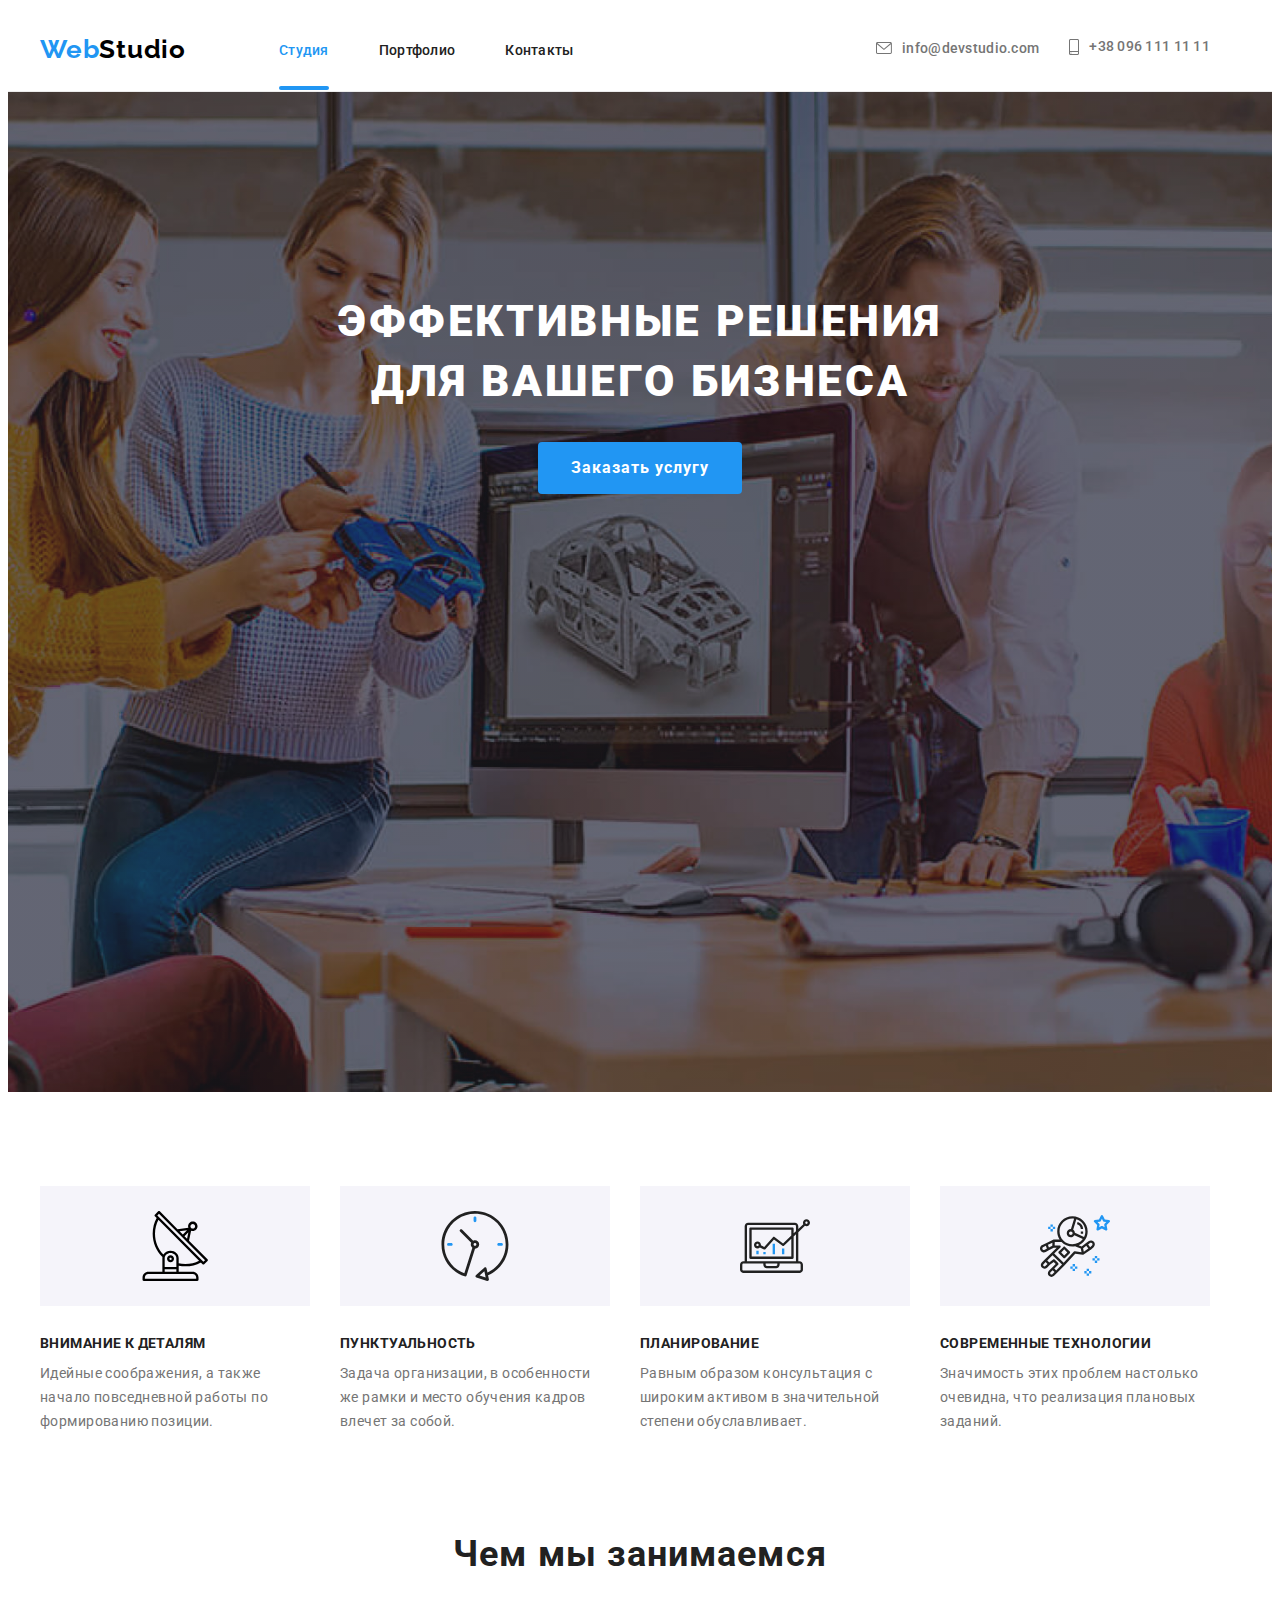
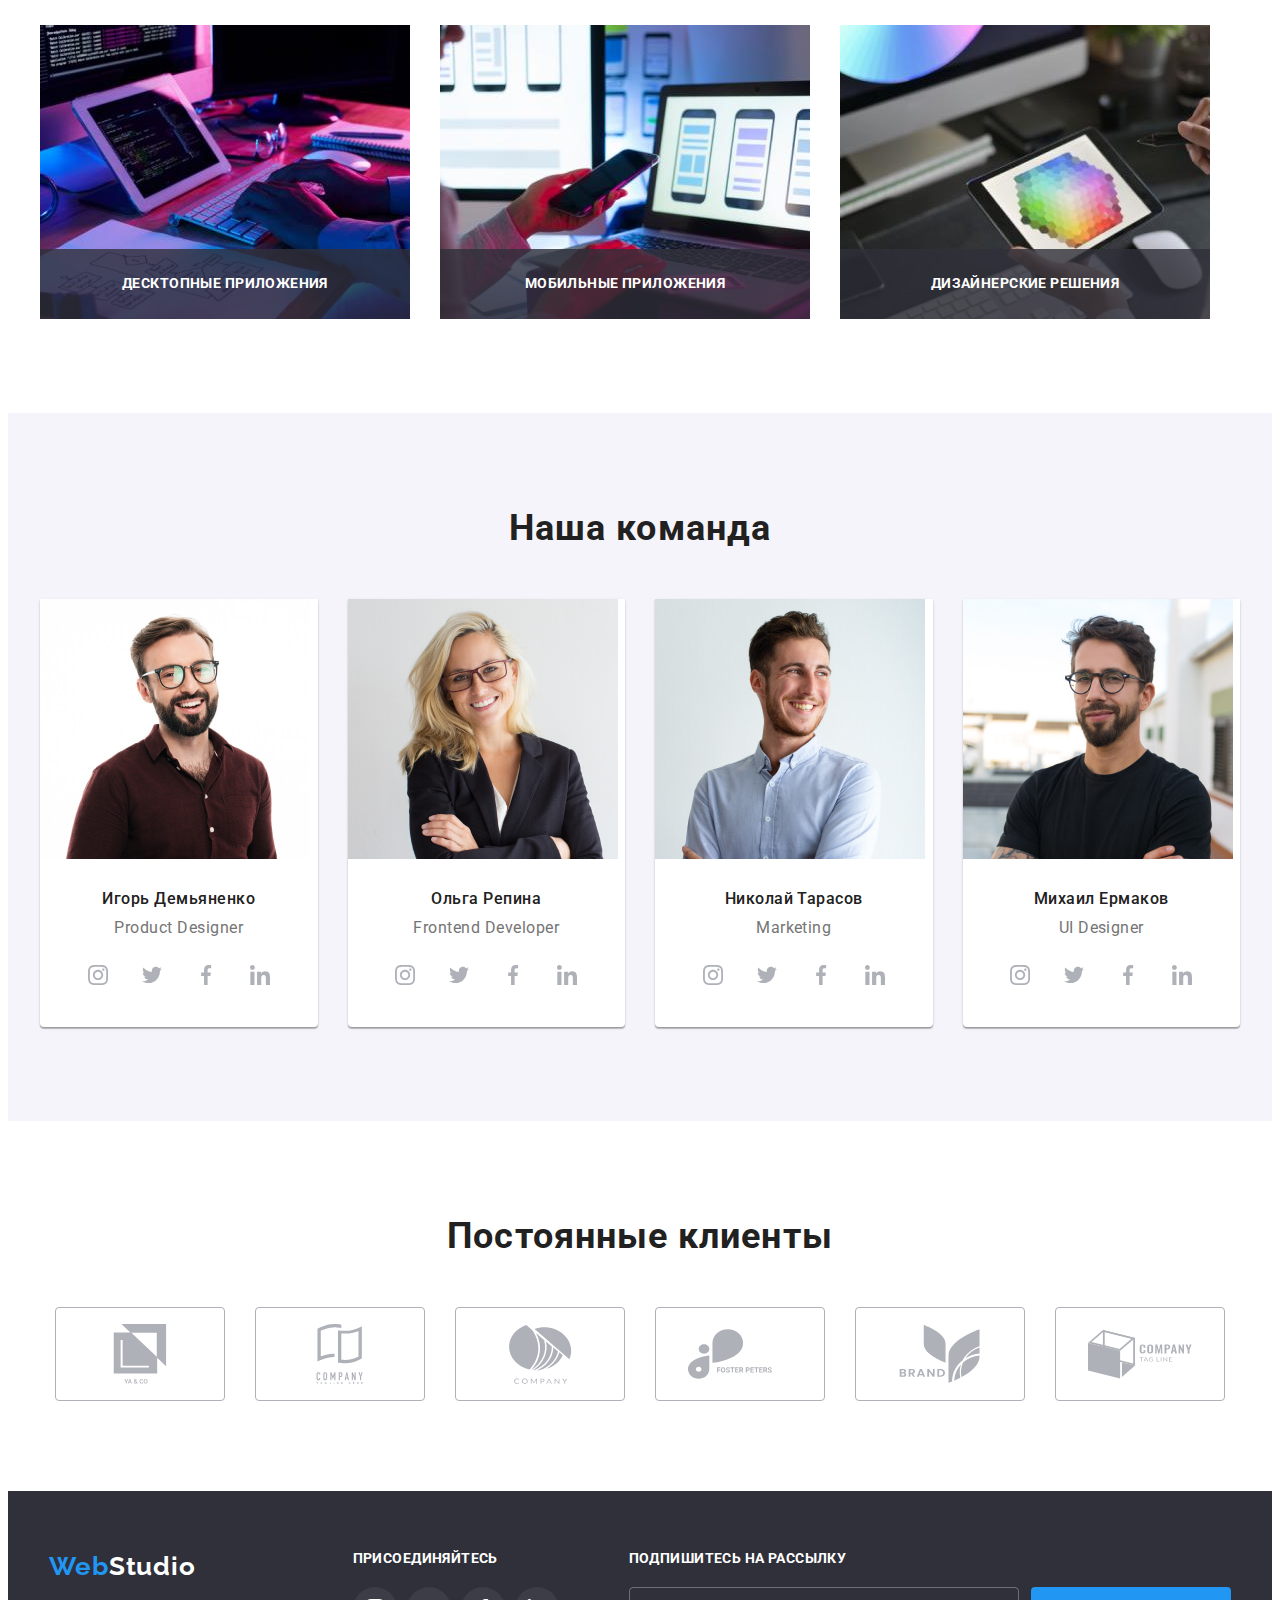
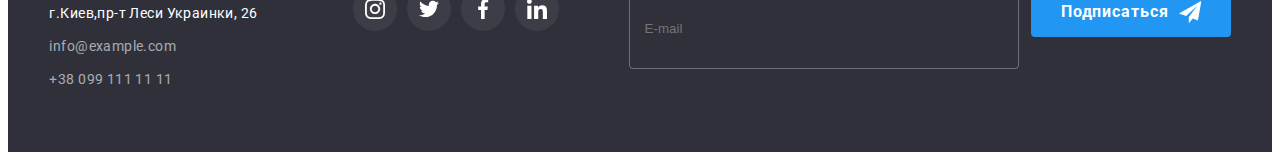
<file: index.html>
<!DOCTYPE html>
<html lang="en">
  <head>
    <meta charset="UTF-8" />
    <meta http-equiv="X-UA-Compatible" content="IE=edge" />
    <meta name="viewport" content="width=device-width, initial-scale=1.0" />
    <title>Студия</title>
    <link
      href="https://fonts.googleapis.com/css2?family=Raleway:wght@700&family=Roboto:wght@400;500;700;900&display=swap"
      rel="stylesheet"
    />
    <link
      rel="stylesheet"
      href="https://cdnjs.cloudflare.com/ajax/libs/modern-normalize/1.1.0/modern-normalize.min.css"
      integrity="sha512-wpPYUAdjBVSE4KJnH1VR1HeZfpl1ub8YT/NKx4PuQ5NmX2tKuGu6U/JRp5y+Y8XG2tV+wKQpNHVUX03MfMFn9Q=="
      crossorigin="anonymous"
      referrerpolicy="no-referrer"
    />
    <link rel="stylesheet" href="./css/main.min.css" />
  </head>

  <body>
    <!--Хедер-->
    <header class="header">
      <div class="container">
        <div class="header__container">
          <nav class="header__nav">
            <a href="./index.html" class="header__logo link">
              <span class="header__accent">Web</span>Studio
            </a>
            <ul class="header__list list">
              <li class="header__item">
                <a href="./index.html" class="header__link link current">Студия</a>
              </li>
              <li class="header__item">
                <a href="./portfolio.html" class="header__link link "
                  >Портфолио</a
                >
              </li>
              <li class="header__item">
                <a href="" class="header__link link">Контакты</a>
              </li>
            </ul>
          </nav>
           <ul class="header-adress__list list">
            <li class="header-adress__item">
              <a class="header__mail link" href="mailto:info@devstudio.com">
                <svg class="header__icon" width="16" height="12">
                  <use href="./images/symbol-defs.svg#envelope"></use>
                </svg>
                info@devstudio.com
              </a>
            </li>
            <li class="header-adress__item">
              <a class="header__tel link" href="tel:+38 096 111 11 11">
                <svg class="header__icon" width="10" height="16">
                  <use href="./images/symbol-defs.svg#smartphone"></use>
                </svg>
                +38 096 111 11 11
              </a>
            </li>
          </ul>

           <!--START Mobile Menu -->
          <button class="burger-btn" data-menu-open>
            <svg class="burger-icon-icon" width="24" height="16">
              <use href="./images/symbol-defs.svg#burger-btn"></use>
            </svg>
          </button>
          </div>
          <div class="mobile-menu flex" data-menu>
            <div>
           <button class="mobile-close-btn" data-menu-close>
              <svg class="close-btn-icon">
                <use href="./images/symbol-defs.svg#close-black-2"></use>
              </svg>
            </button>
              <ul class="mobile-menu-list list">
                <li class="mobile-menu-list__item">
                  <a class="mobile-menu__link link current" href>Студия</a>
                </li>
                <li class="mobile-menu-list__item">
                  <a class="mobile-menu__link link " href="./portfolio.html"
                    >Портфолио</a
                  >
                </li>
                <li class="mobile-menu-list__item">
                  <a class="mobile-menu__link link" href="">Контакты</a>
                </li>
              </ul>
            
            </div>
            <div class="mobile-menu-list__down">
              <a
                class="mobile-menu-link__tel link"
                href="tel:+380961111111"
              >+38 096 111 11 11</a>
              <a
                class="mobile-menu-link__mail link"
                href="mailto:info@devstudio.com"
              >info@devstudio.com</a>

              <ul class="mobile-menu-list__social list">
                <li class="mobile-menu-list__social-item">Instagram</li>
                <li class="mobile-menu-list__social-item">Twitter</li>
                <li class="mobile-menu-list__social-item">Facebook</li>
                <li class="mobile-menu-list__social-item">LinkedIn</li>
              </ul>
            </div>
          </div>
        </div>
      </div>
    </header>
    <!-- Герой -->
    <main>
      <section class="hero">
        <h1 class="hero-title">ЭФФЕКТИВНЫЕ РЕШЕНИЯ ДЛЯ ВАШЕГО БИЗНЕСА</h1>
        <button type="button" class="hero-btn" data-modal-open>
          Заказать услугу
        </button>
      </section>

      <!--О нас-->
      <section class="about ">
        <div class="container">
        <ul class="about-list list">
          <li class="about-item">
            <div class="about-icon-box">
              <svg class="about-icon">
                <use href="./images/symbol-defs.svg#Group"></use>
              </svg>
            </div>
            <h2 class="about-title">ВНИМАНИЕ К ДЕТАЛЯМ</h2>
            <p class="after-title after-title-dark">
              Идейные соображения, а также начало повседневной работы по
              формированию позиции.
            </p>
          </li>
          <li class="about-item">
            <div class="about-icon-box">
              <svg class="about-icon">
                <use href="./images/symbol-defs.svg#clock"></use>
              </svg>
            </div>
            <h2 class="about-title">ПУНКТУАЛЬНОСТЬ</h2>
            <p class="after-title after-title-dark">
              Задача организации, в особенности же рамки и место обучения кадров
              влечет за собой.
            </p>
          </li>
          <li class="about-item">
            <div class="about-icon-box">
              <svg class="about-icon">
                <use href="./images/symbol-defs.svg#diagram"></use>
              </svg>
            </div>
            <h2 class="about-title">ПЛАНИРОВАНИЕ</h2>
            <p class="after-title after-title-dark">
              Равным образом консультация с широким активом в значительной
              степени обуславливает.
            </p>
          </li>
          <li class="about-item">
            <div class="about-icon-box">
              <svg class="about-icon">
                <use href="./images/symbol-defs.svg#astronaut"></use>
              </svg>
            </div>
            <h2 class="about-title">СOВРЕМЕННЫЕ ТЕХНОЛОГИИ</h2>
            <p class="after-title after-title-dark">
              Значимость этих проблем настолько очевидна, что реализация
              плановых заданий.
            </p>
          </li>
        </ul>
        </div>
      </section>

      <!--Работа-->
      <section class="work">
        <div class="container">
          <h3 class="pre-title">Чем мы занимаемся</h3>
          <div class="application">
            <ul class="work-list list">
              <li class="work-item">
                <img
                  src="./images/work/box1.jpeg"
                  srcset="
                    ./images/work/box-1-desktop.jpg    1x,
                    ./images/work/box-1-desktop@2x.jpg 2x
                  "
                  alt="работа на ПК"
                  width="370"
                  alt="человек печатает на клавиатуре"
                />
                <p class="work-text">ДЕСКТОПНЫЕ ПРИЛОЖЕНИЯ</p>
              </li>
              <li class="work-item">
                <img
                  src="./images/work/box2.jpeg"
                  srcset="
                    ./images/work/box-2-desktop.jpg    1x,
                    ./images/work/box-2-desktop@2x.jpg 2x
                  "
                  alt="человек смотрит в монитор на телефоны"
                  width="370"
                />
                <p class="work-text">МОБИЛЬНЫЕ ПРИЛОЖЕНИЯ</p>
              </li>
              <li class="work-item">
                <img
                  src="./images/work/box3.jpeg"
                  srcset="
                    ./images/work/box-3-desktop.jpg    1x,
                    ./images/work/box-3-desktop@2x.jpg 2x
                  "
                  alt="человек смотрит в планшет"
                  width="370"
                />
                <p class="work-text">ДИЗАЙНЕРСКИЕ РЕШЕНИЯ</p>
              </li>
            </ul>
          </div>
        </div>
      </section>
      <!--Наша команда-->
      <section class="team">
        <div class="container">
          <h3 class="pre-title">Наша команда</h3>
          <ul class="team-list list">
            <li class="team-item">
              <a href="" class="team-link">
                <picture>
                  <source
                    media="(min-width: 1200px)"
                    srcset="
                      ./images/team/team-1-desktop.jpg    1x,
                      ./images/team/team-1-desktop@2x.jpg 2x
                    "
                  />
                  <source
                    media="(min-width: 768px)"
                    srcset="
                      ./images/team/team-1-tablet.jpg    1x,
                      ./images/team/team-1-tablet@2x.jpg 2x
                    "
                  />
                  <source
                    media="(min-width: 480px)"
                    srcset="
                      ./images/team/team-1.jpg    1x,
                      ./images/team/team-1@2x.jpg 2x
                    "
                  />
                  <img
                    src="./images/team/photo-1.jpg"
                    width="270"
                    alt="фото мужчины"
                  />
                </picture>
              </a>
              <div class="team-leaders">
                <h3 class="team-item-title">Игорь Демьяненко</h3>
                <p class="team-item-text">Product Designer</p>
                <ul class="team-social list social-list">
                  <li class="social-item">
                    <a href="" class="social-link">
                      <svg class="social-icon" width="20" height="20">
                        <use href="./images/symbol-defs.svg#instagram"></use>
                      </svg>
                    </a>
                  </li>
                  <li class="social-item">
                    <a href="" class="social-link">
                      <svg class="social-icon" width="20" height="20">
                        <use href="./images/symbol-defs.svg#twitter"></use>
                      </svg>
                    </a>
                  </li>
                  <li class="social-item">
                    <a href="" class="social-link">
                      <svg class="social-icon" width="20" height="20">
                        <use href="./images/symbol-defs.svg#facebook"></use>
                      </svg>
                    </a>
                  </li>
                  <li class="social-item">
                    <a href="" class="social-link">
                      <svg class="social-icon" width="20" height="20">
                        <use href="./images/symbol-defs.svg#linkedin"></use>
                      </svg>
                    </a>
                  </li>
                </ul>
              </div>
            </li>

            <li class="team-item">
              <a href="" class="team-link">
                <picture>
                  <source
                    media="(min-width: 1200px)"
                    srcset="
                      ./images/team/team-2-desktop.jpg    1x,
                      ./images/team/team-2-desktop@2x.jpg 2x
                    "
                  />
                  <source
                    media="(min-width: 768px)"
                    srcset="
                      ./images/team/team-2-tablet.jpg    1x,
                      ./images/team/team-2-tablet@2x.jpg 2x
                    "
                  />
                  <source
                    media="(min-width: 480px)"
                    srcset="
                      ./images/team/team-2.jpg    1x,
                      ./images/team/team-2@2x.jpg 2x
                    "
                  />
                  <img
                    src="./images/team/photo2.jpg"
                    width="270"
                    alt="фото женщины"
                  />
                </picture>
              </a>

              <div class="team-leaders">
                <h3 class="team-item-title">Ольга Репина</h3>
                <p class="team-item-text">Frontend Developer</p>
                <ul class="team-social list social-list">
                  <li class="social-item">
                    <a href="" class="social-link">
                      <svg class="social-icon" width="20" height="20">
                        <use href="./images/symbol-defs.svg#instagram"></use>
                      </svg>
                    </a>
                  </li>
                  <li class="social-item">
                    <a href="" class="social-link">
                      <svg class="social-icon" width="20" height="20">
                        <use href="./images/symbol-defs.svg#twitter"></use>
                      </svg>
                    </a>
                  </li>
                  <li class="social-item">
                    <a href="" class="social-link">
                      <svg class="social-icon" width="20" height="20">
                        <use href="./images/symbol-defs.svg#facebook"></use>
                      </svg>
                    </a>
                  </li>
                  <li class="social-item">
                    <a href="" class="social-link">
                      <svg class="social-icon" width="20" height="20">
                        <use href="./images/symbol-defs.svg#linkedin"></use>
                      </svg>
                    </a>
                  </li>
                </ul>
              </div>
            </li>

            <li class="team-item">
              <a href="" class="team-link">
                <picture>
                  <source
                    media="(min-width: 1200px)"
                    srcset="
                      ./images/team/team-3-desktop.jpg    1x,
                      ./images/team/team-3-desktop@2x.jpg 2x
                    "
                  />
                  <source
                    media="(min-width: 768px)"
                    srcset="
                      ./images/team/team-3-tablet.jpg    1x,
                      ./images/team/team-3-tablet@2x.jpg 2x
                    "
                  />
                  <source
                    media="(min-width: 480px)"
                    srcset="
                      ./images/team/team-3.jpg    1x,
                      ./images/team/team-3@2x.jpg 2x
                    "
                  />
                  <img
                    src="./images/team/photo3.jpg"
                    width="270"
                    alt="фото мужчины"
                  />
                </picture>
              </a>

              <div class="team-leaders">
                <h3 class="team-item-title">Николай Тарасов</h3>
                <p class="team-item-text">Marketing</p>
                <ul class="team-social list social-list">
                  <li class="social-item">
                    <a href="" class="social-link">
                      <svg class="social-icon" width="20" height="20">
                        <use href="./images/symbol-defs.svg#instagram"></use>
                      </svg>
                    </a>
                  </li>
                  <li class="social-item">
                    <a href="" class="social-link">
                      <svg class="social-icon" width="20" height="20">
                        <use href="./images/symbol-defs.svg#twitter"></use>
                      </svg>
                    </a>
                  </li>
                  <li class="social-item">
                    <a href="" class="social-link">
                      <svg class="social-icon" width="20" height="20">
                        <use href="./images/symbol-defs.svg#facebook"></use>
                      </svg>
                    </a>
                  </li>
                  <li class="social-item">
                    <a href="" class="social-link">
                      <svg class="social-icon" width="20" height="20">
                        <use href="./images/symbol-defs.svg#linkedin"></use>
                      </svg>
                    </a>
                  </li>
                </ul>
              </div>
            </li>

            <li class="team-item">
              <a href="" class="team-link">
                <picture>
                  <source
                    media="(min-width: 1200px)"
                    srcset="
                      ./images/team/team-4-desktop.jpg    1x,
                      ./images/team/team-4-desktop@2x.jpg 2x
                    "
                  />
                  <source
                    media="(min-width: 768px)"
                    srcset="
                      ./images/team/team-4-tablet.jpg    1x,
                      ./images/team/team-4-tablet@2x.jpg 2x
                    "
                  />
                  <source
                    media="(min-width: 480px)"
                    srcset="
                      ./images/team/team-4.jpg    1x,
                      ./images/team/team-4@2x.jpg 2x
                    "
                  />
                  <img
                    src="./images/team/photo4.jpg"
                    width="270"
                    alt="фото мужчины"
                  />
                </picture>
              </a>

              <div class="team-leaders">
                <h3 class="team-item-title">Михаил Ермаков</h3>
                <p class="team-item-text">UI Designer</p>
                <ul class="team-social list social-list">
                  <li class="social-item">
                    <a href="" class="social-link">
                      <svg class="social-icon" width="20" height="20">
                        <use href="./images/symbol-defs.svg#instagram"></use>
                      </svg>
                    </a>
                  </li>
                  <li class="social-item">
                    <a href="" class="social-link">
                      <svg class="social-icon" width="20" height="20">
                        <use href="./images/symbol-defs.svg#twitter"></use>
                      </svg>
                    </a>
                  </li>
                  <li class="social-item">
                    <a href="" class="social-link">
                      <svg class="social-icon" width="20" height="20">
                        <use href="./images/symbol-defs.svg#facebook"></use>
                      </svg>
                    </a>
                  </li>
                  <li class="social-item">
                    <a href="" class="social-link">
                      <svg class="social-icon" width="20" height="20">
                        <use href="./images/symbol-defs.svg#linkedin"></use>
                      </svg>
                    </a>
                  </li>
                </ul>
              </div>
            </li>
          </ul>
        </div>
      </section>
    </main>
    <!-- Клиенты -->
    <section class="clients">
      <div class="container">
        <h3 class="pre-title">Постоянные клиенты</h3>
        <ul class="clients-list list">
          <li class="clients-item">
            <a href="" class="clients-link">
              <svg class="clients-icon" width="106" height="60">
                <use href="./images/symbol-defs.svg#groupya-co-1"></use>
              </svg>
            </a>
          </li>
          <li class="clients-item">
            <a href="" class="clients-link">
              <svg class="clients-icon" width="106" height="60">
                <use href="./images/symbol-defs.svg#group-company"></use>
              </svg>
            </a>
          </li>
          <li class="clients-item">
            <a href="" class="clients-link">
              <svg class="clients-icon" width="106" height="60">
                <use href="./images/symbol-defs.svg#group-company2"></use>
              </svg>
            </a>
          </li>
          <li class="clients-item">
            <a href="" class="clients-link">
              <svg class="clients-icon" width="106" height="60">
                <use href="./images/symbol-defs.svg#group-company3"></use>
              </svg>
            </a>
          </li>
          <li class="clients-item">
            <a href="" class="clients-link">
              <svg class="clients-icon" width="106" height="60">
                <use href="./images/symbol-defs.svg#group-company4"></use>
              </svg>
            </a>
          </li>
          <li class="clients-item">
            <a href="" class="clients-link">
              <svg class="clients-icon" width="106" height="60">
                <use href="./images/symbol-defs.svg#group-company5"></use>
              </svg>
            </a>
          </li>
        </ul>
      </div>
    </section>

    <!-- Футер -->
    <footer class="footer">
      <div class="container footer-container">
        <div class="footer-left">
          <a href="./index.html" class="footer-logo link">
            <span class="footer-accent">Web</span>Studio
          </a>
          <address class="footer-adress link">
            г.Киев,пр-т Леси Украинки, 26
          </address>
          <address class="footer-link link">info@example.com</address>
          <address class="footer-link link">+38 099 111 11 11</address>
        </div>
        <!-- Футер "Присоединяйтесь" -->
        <div class="footer-right">
          <h3 class="footer-text">ПРИСОЕДИНЯЙТЕСЬ</h3>
          <ul class="footer-social-list social-list list">
            <li class="social-item">
              <a href="" class="social-link footer-social-link">
                <svg
                  class="social-icon footer-social-icon"
                  width="20"
                  height="20"
                >
                  <use href="./images/symbol-defs.svg#instagram"></use>
                </svg>
              </a>
            </li>
            <li class="social-item">
              <a href="" class="social-link footer-social-link">
                <svg
                  class="social-icon footer-social-icon"
                  width="20"
                  height="20"
                >
                  <use href="./images/symbol-defs.svg#twitter"></use>
                </svg>
              </a>
            </li>
            <li class="social-item">
              <a href="" class="social-link footer-social-link">
                <svg
                  class="social-icon footer-social-icon"
                  width="20"
                  height="20"
                >
                  <use href="./images/symbol-defs.svg#facebook"></use>
                </svg>
              </a>
            </li>
            <li class="social-item">
              <a href="" class="social-link footer-social-link">
                <svg
                  class="social-icon footer-social-icon"
                  width="20"
                  height="20"
                >
                  <use href="./images/symbol-defs.svg#linkedin"></use>
                </svg>
              </a>
            </li>
          </ul>
        </div>

        <!-- Футер "Подпишитесь" -->
        <div class="footer-form-box">
          <h3 class="footer-form-text">ПОДПИШИТЕСЬ НА РАССЫЛКУ</h3>
          <form class="footer-form" action="">
            <input
              class="footer-form-input"
              type="email"
              name="mail"
              placeholder="E-mail"
            />
            <button class="footer-form-btn hero-btn" type="submit">
              Подписаться
              <svg class="footer-form-icon" width="24" height="24">
                <use href="./images/symbol-defs.svg#icon-send-letter"></use>
              </svg>
            </button>
          </form>
        </div>
      </div>
    </footer>

    <!-- Бекдроп -->
    <div class="backdrop is-hidden" data-modal>
      <div class="modal">
        <button class="close-btn" type="button" data-modal-close>
          <svg class="backdrop-icon">
            <use href="./images/symbol-defs.svg#close-black"></use>
          </svg>
        </button>
        <!-- Модальное окно -->
        <p class="modal-title">Оставьте свои данные, мы вам перезвоним</p>
        <form action="#" class="modal-form">
          <div class="modal-field">
            <label class="modal-label" for="user-name"> Имя </label>
            <span class="modal-wrapper">
              <input
                class="modal-input"
                type="text"
                name="user-name"
                id="user-name"
              />
              <svg class="modal-icon" width="12" height="12">
                <use href="./images/symbol-defs.svg#person-black"></use>
              </svg>
            </span>
          </div>
          <div class="modal-field">
            <label class="modal-label" for="user-tel">Телефон</label>
            <span class="modal-wrapper">
              <input class="modal-input" type="tel" name="tel" id="user-tel" />
              <svg class="modal-icon" width="12" height="12">
                <use href="./images/symbol-defs.svg#phone-black"></use>
              </svg>
            </span>
          </div>
          <div class="modal-field">
            <label class="modal-label" for="user-email">Почта</label>
            <span class="modal-wrapper">
              <input
                class="modal-input"
                type="email"
                name="user-email"
                id="user-email"
              />
              <svg class="modal-icon" width="12" height="12">
                <use href="./images/symbol-defs.svg#email-black"></use>
              </svg>
            </span>
          </div>
          <div class="modal-field">
            <label class="modal-label" for="user-text">Комментарий</label>
            <textarea
              class="modal-text-input"
              name="user-text"
              id="user-text"
              placeholder="Введите текст"
            ></textarea>
          </div>

          <input
            class="modal-checkbox visually-hidden"
            type="checkbox"
            id="modal-checkbox"
          />
          <label class="check-text" for="modal-checkbox">
            <span>
              <svg class="check-icon" width="11" height="8">
                <use href="./images/symbol-defs.svg#Vector"></use>
              </svg>
            </span>
            Соглашаюсь с рассылкой и принимаю
            <a class="check-licens" href=""> Условия договора </a></label
          >

          <button class="form-btn hero-btn" type="submit">Отправить</button>
        </form>
      </div>
    </div>

    <script src="./js/modal.js"></script>
    <script src="./js/menu.js"></script>
  </body>
</html>
</file>
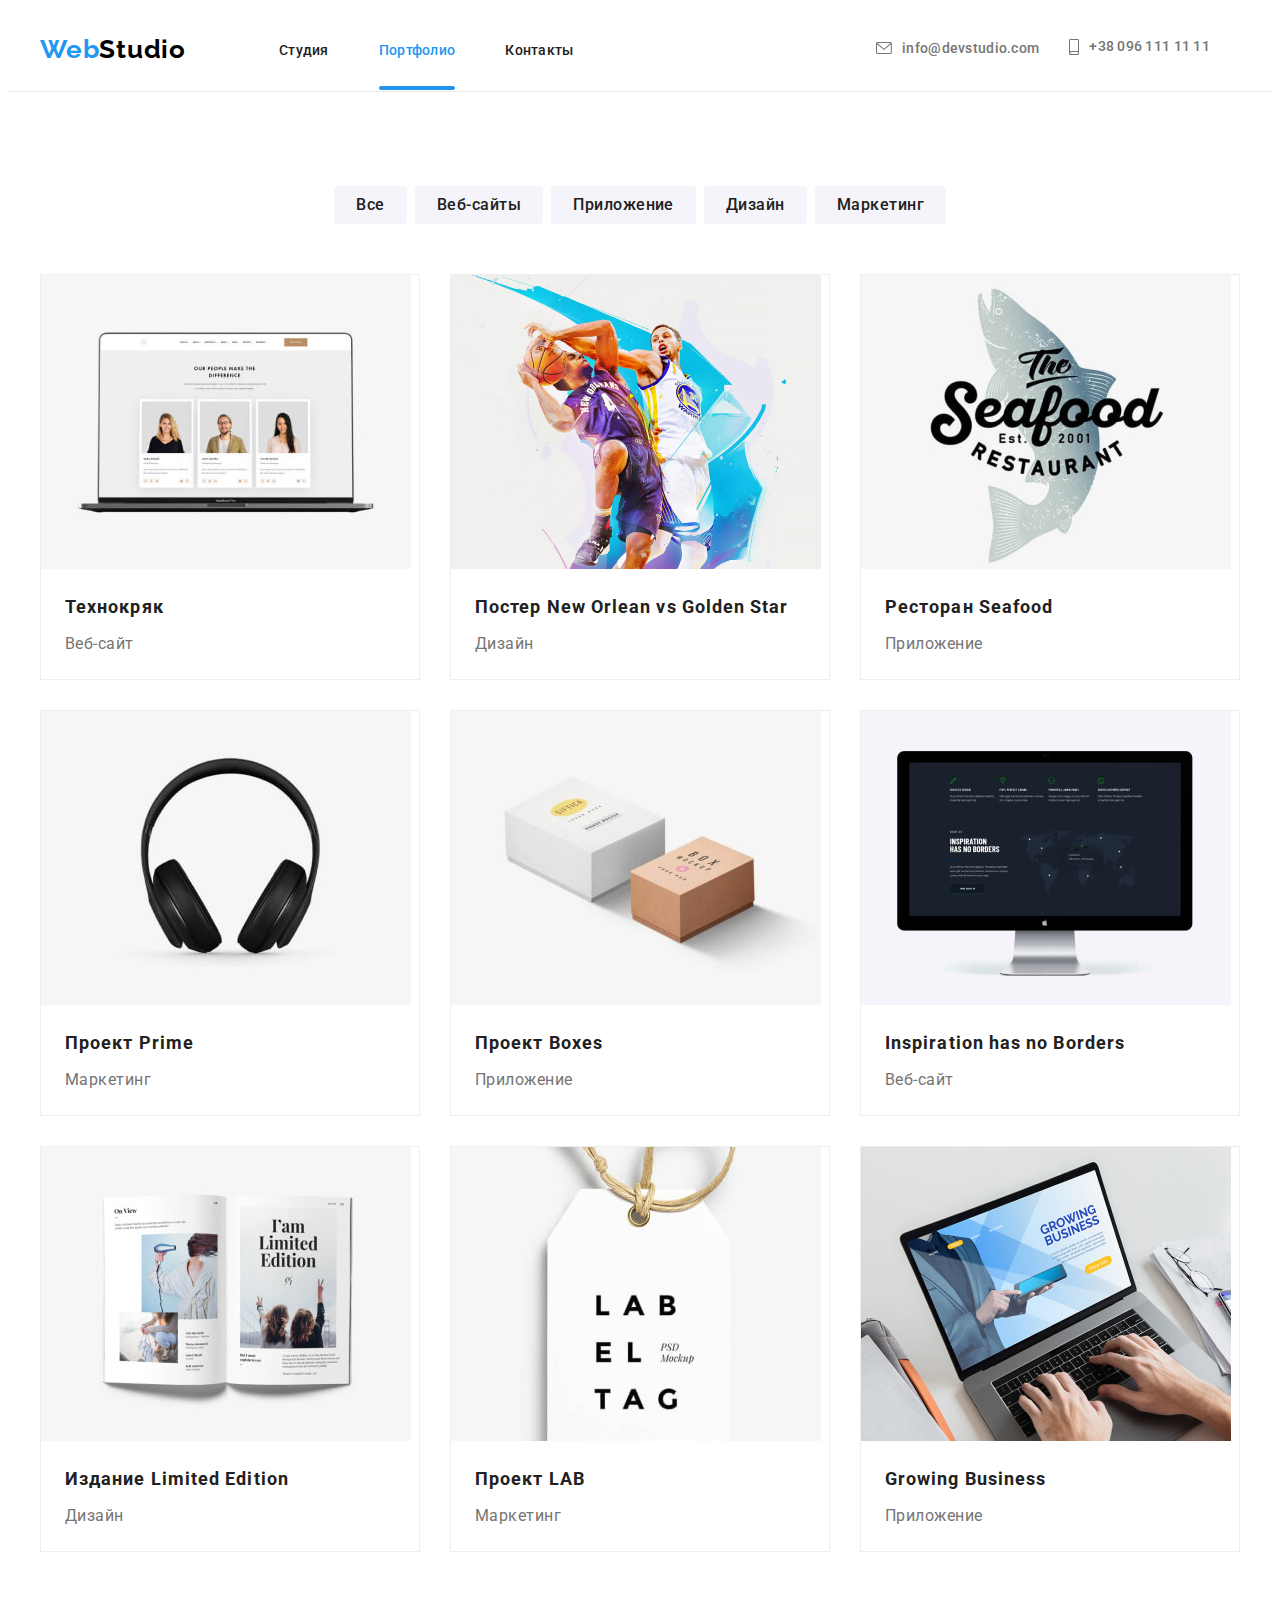
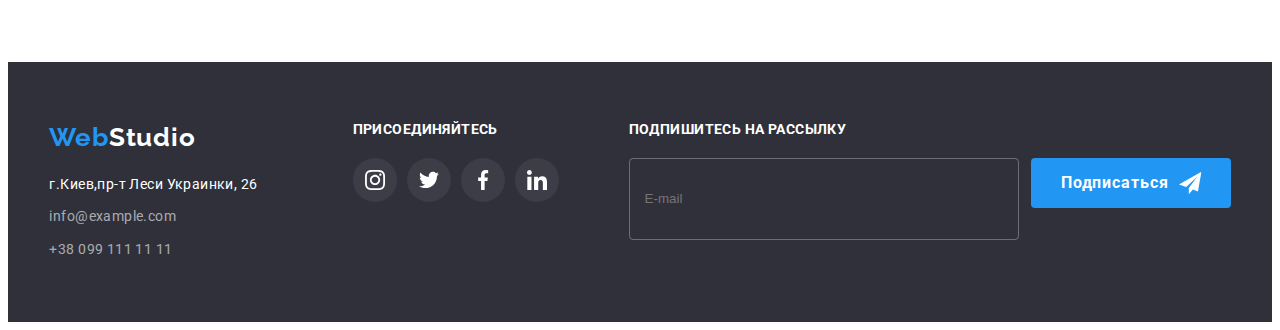
<file: portfolio.html>
<!DOCTYPE html>
<html lang="en">
  <head>
    <meta charset="UTF-8" />
    <meta http-equiv="X-UA-Compatible" content="IE=edge" />
    <meta name="viewport" content="width=device-width, initial-scale=1.0" />
    <title>Portfolio</title>
    <link
      href="https://fonts.googleapis.com/css2?family=Raleway:wght@700&family=Roboto:wght@400;500;700;900&display=swap"
      rel="stylesheet"
    />
    <link
      rel="stylesheet"
      href="https://cdnjs.cloudflare.com/ajax/libs/modern-normalize/1.1.0/modern-normalize.min.css"
      integrity="sha512-wpPYUAdjBVSE4KJnH1VR1HeZfpl1ub8YT/NKx4PuQ5NmX2tKuGu6U/JRp5y+Y8XG2tV+wKQpNHVUX03MfMFn9Q=="
      crossorigin="anonymous"
      referrerpolicy="no-referrer"
    />
    <link rel="stylesheet" href="./css/main.min.css" />
  </head>
  <body>
     <!--Хедер-->
    <header class="header">
      <div class="container">
        <div class="header__container">
          <nav class="header__nav">
            <a href="./index.html" class="header__logo link">
              <span class="header__accent">Web</span>Studio
            </a>
            <ul class="header__list list">
              <li class="header__item">
                <a href="./index.html" class="header__link link ">Студия</a>
              </li>
              <li class="header__item">
                <a href="./portfolio.html" class="header__link link current"
                  >Портфолио</a
                >
              </li>
              <li class="header__item">
                <a href="" class="header__link link">Контакты</a>
              </li>
            </ul>
          </nav>
           <ul class="header-adress__list list">
            <li class="header-adress__item">
              <a class="header__mail link" href="mailto:info@devstudio.com">
                <svg class="header__icon" width="16" height="12">
                  <use href="./images/symbol-defs.svg#envelope"></use>
                </svg>
                info@devstudio.com
              </a>
            </li>
            <li class="header-adress__item">
              <a class="header__tel link" href="tel:+38 096 111 11 11">
                <svg class="header__icon" width="10" height="16">
                  <use href="./images/symbol-defs.svg#smartphone"></use>
                </svg>
                +38 096 111 11 11
              </a>
            </li>
          </ul>

           <!--START Mobile Menu -->
          <button class="burger-btn" data-menu-open>
            <svg class="burger-icon-icon" width="24" height="16">
              <use href="./images/symbol-defs.svg#burger-btn"></use>
            </svg>
          </button>
          </div>
          <div class="mobile-menu flex" data-menu>
            <div>
           <button class="mobile-close-btn" data-menu-close>
              <svg class="close-btn-icon">
                <use href="./images/symbol-defs.svg#close-black-2"></use>
              </svg>
            </button>
              <ul class="mobile-menu-list list">
                <li class="mobile-menu-list__item">
                  <a href="./index.html" class="mobile-menu__link link " >Студия</a>
                </li>
                <li class="mobile-menu-list__item">
                  <a class="mobile-menu__link link current" href="./portfolio.html"
                    >Портфолио</a
                  >
                </li>
                <li class="mobile-menu-list__item">
                  <a class="mobile-menu__link link" href="">Контакты</a>
                </li>
              </ul>
            
            </div>
            <div class="mobile-menu-list__down">
              <a
                class="mobile-menu-link__tel link"
                href="tel:+380961111111"
              >+38 096 111 11 11</a>
              <a
                class="mobile-menu-link__mail link"
                href="mailto:info@devstudio.com"
              >info@devstudio.com</a>

              <ul class="mobile-menu-list__social list">
                <li class="mobile-menu-list__social-item">Instagram</li>
                <li class="mobile-menu-list__social-item">Twitter</li>
                <li class="mobile-menu-list__social-item">Facebook</li>
                <li class="mobile-menu-list__social-item">LinkedIn</li>
              </ul>
            </div>
          </div>
        </div>
      </div>
    </header>
    <main>
      <!--Навигация-->
      <section class="nav "> 
        <div class="container">
        <ul class="nav-list list">
          <li class="nav-item">
            <button type="button" class="btn nav-btn">Все</button>
          </li>
          <li class="nav-item">
            <button type="button" class="btn nav-btn">Веб-сайты</button>
          </li>
          <li class="nav-item">
            <button type="button" class="btn nav-btn">Приложение</button>
          </li>
          <li class="nav-item">
            <button type="button" class="btn nav-btn">Дизайн</button>
          </li>
          <li class="nav-item">
            <button type="button" class="btn nav-btn">Маркетинг</button>
          </li>
        </ul>
        </div>
      
        <!--Меню навигации-->
        <div class="menu">  
          <div class="container">
          <ul class="menu-nav__list list">
            <li class="menu-nav__item">
              <div class="menu-top__wrapper">
                <a class="menu-nav__link" href=""></a>
                <picture>
                  <source
                    media="(min-width: 1200px)"
                    srcset="
                      ./images/portfolio/works-1-desktop.jpg    1x,
                      ./images/portfolio/works-1-desktop@2x.jpg 2x
                    "
                  />
                  <source
                    media="(min-width: 768px)"
                    srcset="
                      ./images/portfolio/works-1-tablet.jpg    1x,
                      ./images/portfolio/works-1-tablet@2x.jpg 2x
                    "
                  />
                  <source
                    media="(min-width: 480px)"
                    srcset="
                      ./images/portfolio/works-1.jpg    1x,
                      ./images/portfolio/works-1@2x.jpg 2x
                    "
                  />
                  <img
                    src="./images/portfolio/img.tehno1.jpg"
                    width="370"
                    alt="веб сайт"
                  />
                </picture>

                <p class="menu-top__text">
                  Технокряк это современная площадка распространения
                  коронавируса. Компании используют эту платформу для цифрового
                  шпионажа и атак на защищённые сервера конкурентов.
                </p>
              </div>

              <div class="menu-nav__work">
                <h2 class="menu-nav__title">Технокряк</h2>
                <p class="menu-nav__text">Веб-сайт</p>
              </div>
            </li>

            <li class="menu-nav__item">
              <div class="menu-top__wrapper">
                <a href=""> </a>
                <picture>
                  <source
                    media="(min-width: 1200px)"
                    srcset="
                      ./images/portfolio/works-2-desktop.jpg    1x,
                      ./images/portfolio/works-2-desktop@2x.jpg 2x
                    "
                  />
                  <source
                    media="(min-width: 768px)"
                    srcset="
                      ./images/portfolio/works-2-tablet.jpg    1x,
                      ./images/portfolio/works-2-tablet@2x.jpg 2x
                    "
                  />
                  <source
                    media="(min-width: 480px)"
                    srcset="
                      ./images/portfolio/works-2.jpg    1x,
                      ./images/portfolio/works-2@2x.jpg 2x
                    "
                  />
                  <img
                    src="./images/portfolio/img.poster2.jpg"
                    width="370"
                    alt="два парня с мячем"
                  />
                </picture>
                <p class="menu-top__text">
                  Технокряк это современная площадка распространения
                  коронавируса. Компании используют эту платформу для цифрового
                  шпионажа и атак на защищённые сервера конкурентов.
                </p>
              </div>
              <div class="menu-nav__work">
                <h2 class="menu-nav__title">
                  Постер New Orlean vs Golden Star
                </h2>
                <p class="menu-nav__text">Дизайн</p>
              </div>
            </li>

            <li class="menu-nav__item">
              <div class="menu-top__wrapper">
                <a href=""></a>
                <picture>
                  <source
                    media="(min-width: 1200px)"
                    srcset="
                      ./images/portfolio/works-3-desktop.jpg    1x,
                      ./images/portfolio/works-3-desktop@2x.jpg 2x
                    "
                  />
                  <source
                    media="(min-width: 768px)"
                    srcset="
                      ./images/portfolio/works-3-tablet.jpg    1x,
                      ./images/portfolio/works-3-tablet@2x.jpg 2x
                    "
                  />
                  <source
                    media="(min-width: 480px)"
                    srcset="
                      ./images/portfolio/works-3.jpg    1x,
                      ./images/portfolio/works-3@2x.jpg 2x
                    "
                  />
                  <img
                    src="./images/portfolio/img.seafood3.jpg"
                    width="370"
                    alt="два парня с мячем"
                  />
                </picture>
                <p class="menu-top__text">
                  Технокряк это современная площадка распространения
                  коронавируса. Компании используют эту платформу для цифрового
                  шпионажа и атак на защищённые сервера конкурентов.
                </p>
              </div>
              <div class="menu-nav__work">
                <h2 class="menu-nav__title">Ресторан Seafood</h2>
                <p class="menu-nav__text">Приложение</p>
              </div>
            </li>

            <li class="menu-nav__item">
              <div class="menu-top__wrapper">
                <a href=""></a>
                <picture>
                  <source
                    media="(min-width: 1200px)"
                    srcset="
                      ./images/portfolio/works-4-desktop.jpg    1x,
                      ./images/portfolio/works-4-desktop@2x.jpg 2x
                    "
                  />
                  <source
                    media="(min-width: 768px)"
                    srcset="
                      ./images/portfolio/works-4-tablet.jpg    1x,
                      ./images/portfolio/works-4-tablet@2x.jpg 2x
                    "
                  />
                  <source
                    media="(min-width: 480px)"
                    srcset="
                      ./images/portfolio/works-4.jpg    1x,
                      ./images/portfolio/works-4@2x.jpg 2x
                    "
                  />
                  <img
                    src="./images/portfolio/img.proect4.jpg"
                    width="370"
                    height="294"
                    alt="два парня с мячем"
                  />
                </picture>
                <p class="menu-top__text">
                  Технокряк это современная площадка распространения
                  коронавируса. Компании используют эту платформу для цифрового
                  шпионажа и атак на защищённые сервера конкурентов.
                </p>
              </div>
              <div class="menu-nav__work">
                <h2 class="menu-nav__title">Проект Prime</h2>
                <p class="menu-nav__text">Маркетинг</p>
              </div>
            </li>

            <li class="menu-nav__item">
              <div class="menu-top__wrapper">
                <a href=""></a>
                <picture>
                  <source
                    media="(min-width: 1200px)"
                    srcset="
                      ./images/portfolio/works-5-desktop.jpg    1x,
                      ./images/portfolio/works-5-desktop@2x.jpg 2x
                    "
                  />
                  <source
                    media="(min-width: 768px)"
                    srcset="
                      ./images/portfolio/works-5-tablet.jpg    1x,
                      ./images/portfolio/works-5-tablet@2x.jpg 2x
                    "
                  />
                  <source
                    media="(min-width: 480px)"
                    srcset="
                      ./images/portfolio/works-5.jpg    1x,
                      ./images/portfolio/works-5@2x.jpg 2x
                    "
                  />
                  <img
                    src="./images/portfolio/img.boxes5.jpg"
                    width="370"
                    alt="два парня с мячем"
                  />
                </picture>
                <p class="menu-top__text">
                  Технокряк это современная площадка распространения
                  коронавируса. Компании используют эту платформу для цифрового
                  шпионажа и атак на защищённые сервера конкурентов.
                </p>
              </div>
              <div class="menu-nav__work">
                <h2 class="menu-nav__title">Проект Boxes</h2>
                <p class="menu-nav__text">Приложение</p>
              </div>
            </li>

            <li class="menu-nav__item">
              <div class="menu-top__wrapper">
                <a href=""></a>
                <picture>
                  <source
                    media="(min-width: 1200px)"
                    srcset="
                      ./images/portfolio/works-6-desktop.jpg    1x,
                      ./images/portfolio/works-6-desktop@2x.jpg 2x
                    "
                  />
                  <source
                    media="(min-width: 768px)"
                    srcset="
                      ./images/portfolio/works-6-tablet.jpg    1x,
                      ./images/portfolio/works-6-tablet@2x.jpg 2x
                    "
                  />
                  <source
                    media="(min-width: 480px)"
                    srcset="
                      ./images/portfolio/works-6.jpg    1x,
                      ./images/portfolio/works-6@2x.jpg 2x
                    "
                  />
                  <img
                    src="./images/portfolio/img.inspir6.jpg"
                    width="370"
                    alt="два парня с мячем"
                  />
                </picture>
                <p class="menu-top__text">
                  Технокряк это современная площадка распространения
                  коронавируса. Компании используют эту платформу для цифрового
                  шпионажа и атак на защищённые сервера конкурентов.
                </p>
              </div>
              <div class="menu-nav__work">
                <h2 class="menu-nav__title">Inspiration has no Borders</h2>
                <p class="menu-nav__text">Веб-сайт</p>
              </div>
            </li>

            <li class="menu-nav__item">
              <div class="menu-top__wrapper">
                <a href=""> </a>
                <picture>
                  <source
                    media="(min-width: 1200px)"
                    srcset="
                      ./images/portfolio/works-7-desktop.jpg    1x,
                      ./images/portfolio/works-7-desktop@2x.jpg 2x
                    "
                  />
                  <source
                    media="(min-width: 768px)"
                    srcset="
                      ./images/portfolio/works-7-tablet.jpg    1x,
                      ./images/portfolio/works-7-tablet@2x.jpg 2x
                    "
                  />
                  <source
                    media="(min-width: 480px)"
                    srcset="
                      ./images/portfolio/works-7.jpg    1x,
                      ./images/portfolio/works-7@2x.jpg 2x
                    "
                  />
                  <img
                    src="./images/portfolio/img.li7.jpg"
                    width="370"
                    alt="два парня с мячем"
                  />
                </picture>
                <p class="menu-top__text">
                  Технокряк это современная площадка распространения
                  коронавируса. Компании используют эту платформу для цифрового
                  шпионажа и атак на защищённые сервера конкурентов.
                </p>
              </div>
              <div class="menu-nav__work">
                <h2 class="menu-nav__title">Издание Limited Edition</h2>
                <p class="menu-nav__text">Дизайн</p>
              </div>
            </li>

            <li class="menu-nav__item">
              <div class="menu-top__wrapper">
                <a href=""></a>
                <picture>
                  <source
                    media="(min-width: 1200px)"
                    srcset="
                      ./images/portfolio/works-8-desktop.jpg    1x,
                      ./images/portfolio/works-8-desktop@2x.jpg 2x
                    "
                  />
                  <source
                    media="(min-width: 768px)"
                    srcset="
                      ./images/portfolio/works-8-tablet.jpg    1x,
                      ./images/portfolio/works-8-tablet@2x.jpg 2x
                    "
                  />
                  <source
                    media="(min-width: 480px)"
                    srcset="
                      ./images/portfolio/works-8.jpg    1x,
                      ./images/portfolio/works-8@2x.jpg 2x
                    "
                  />
                  <img
                    src="./images/portfolio/img.lab8.jpg"
                    width="370"
                    alt="два парня с мячем"
                  />
                </picture>
                <p class="menu-top__text">
                  Технокряк это современная площадка распространения
                  коронавируса. Компании используют эту платформу для цифрового
                  шпионажа и атак на защищённые сервера конкурентов.
                </p>
              </div>
              <div class="menu-nav__work">
                <h2 class="menu-nav__title">Проект LAB</h2>
                <p class="menu-nav__text">Маркетинг</p>
              </div>
            </li>

            <li class="menu-nav__item">
              <div class="menu-top__wrapper">
                <a href=""></a>
                <picture>
                  <source
                    media="(min-width: 1200px)"
                    srcset="
                      ./images/portfolio/works-9-desktop.jpg    1x,
                      ./images/portfolio/works-9-desktop@2x.jpg 2x
                    "
                  />
                  <source
                    media="(min-width: 768px)"
                    srcset="
                      ./images/portfolio/works-9-tablet.jpg    1x,
                      ./images/portfolio/works-9-tablet@2x.jpg 2x
                    "
                  />
                  <source
                    media="(min-width: 480px)"
                    srcset="
                      ./images/portfolio/works-9.jpg    1x,
                      ./images/portfolio/works-9@2x.jpg 2x
                    "
                  />
                  <img
                    src="./images/portfolio/img.busines9.jpg"
                    width="370"
                    alt="два парня с мячем"
                  />
                </picture>
                <p class="menu-top__text">
                  Технокряк это современная площадка распространения
                  коронавируса. Компании используют эту платформу для цифрового
                  шпионажа и атак на защищённые сервера конкурентов.
                </p>
              </div>
              <div class="menu-nav__work">
                <h2 class="menu-nav__title">Growing Business</h2>
                <p class="menu-nav__text">Приложение</p>
              </div>
            </li>
          </ul>
        </div>
        </div>
      </section>
    </main>

    <!-- Футер -->
    <footer class="footer">
      <div class="container footer-container">
        <div class="footer-left">
          <a href="./index.html" class="footer-logo link">
            <span class="footer-accent">Web</span>Studio
          </a>
          <address class="footer-adress link">
            г.Киев,пр-т Леси Украинки, 26
          </address>
          <address class="footer-link link">info@example.com</address>
          <address class="footer-link link">+38 099 111 11 11</address>
        </div>
        <!-- Футер "Присоединяйтесь" -->
        <div class="footer-right">
          <h3 class="footer-text">ПРИСОЕДИНЯЙТЕСЬ</h3>
          <ul class="footer-social-list social-list list">
            <li class="social-item">
              <a href="" class="social-link footer-social-link">
                <svg
                  class="social-icon footer-social-icon"
                  width="20"
                  height="20"
                >
                  <use href="./images/symbol-defs.svg#instagram"></use>
                </svg>
              </a>
            </li>
            <li class="social-item">
              <a href="" class="social-link footer-social-link">
                <svg
                  class="social-icon footer-social-icon"
                  width="20"
                  height="20"
                >
                  <use href="./images/symbol-defs.svg#twitter"></use>
                </svg>
              </a>
            </li>
            <li class="social-item">
              <a href="" class="social-link footer-social-link">
                <svg
                  class="social-icon footer-social-icon"
                  width="20"
                  height="20"
                >
                  <use href="./images/symbol-defs.svg#facebook"></use>
                </svg>
              </a>
            </li>
            <li class="social-item">
              <a href="" class="social-link footer-social-link">
                <svg
                  class="social-icon footer-social-icon"
                  width="20"
                  height="20"
                >
                  <use href="./images/symbol-defs.svg#linkedin"></use>
                </svg>
              </a>
            </li>
          </ul>
        </div>

        <!-- Футер "Подпишитесь" -->
        <div class="footer-form-box">
          <h3 class="footer-form-text">ПОДПИШИТЕСЬ НА РАССЫЛКУ</h3>
          <form class="footer-form" action="">
            <input
              class="footer-form-input"
              type="email"
              name="mail"
              placeholder="E-mail"
            />
            <button class="footer-form-btn hero-btn" type="submit">
              Подписаться
              <svg class="footer-form-icon" width="24" height="24">
                <use href="./images/symbol-defs.svg#icon-send-letter"></use>
              </svg>
            </button>
          </form>
        </div>
      </div>
    </footer>
     <script src="./js/menu.js"></script>
  </body>
</html>
</file>
<file: css/main.min.css>
p,h1,h2,h3,h4,h5,h6{margin:0}ul{margin:0;padding:0}button{cursor:pointer}img{display:block;width:100%;height:auto}body{font-family:Roboto, sans-serif}@media screen and (min-width: 320){body{overflow-x:hidden}}.list{list-style:none}.link{text-decoration:none}.container{width:100%;margin-left:auto;margin-right:auto;padding-left:15px;padding-right:15px}@media screen and (min-width: 480px){.container{width:480px}}@media screen and (min-width: 768px){.container{width:768px}}@media screen and (min-width: 1200px){.container{width:1200px}}.btn{min-width:73px;padding:6px 22px;font-family:Roboto;font-size:16px;line-height:1.62;font-weight:500;letter-spacing:.03em;text-align:center;background-color:var(--primary-fon-color);color:var(--title-text-color);border-radius:4px;border:transparent;transition:color 250ms cubic-bezier(0.4, 0, 0.2, 1)}.btn:hover,.btn:focus{color:var(--white);background-color:var(--accent-color);box-shadow:0px 3px 1px rgba(0,0,0,0.1),0px 1px 2px rgba(0,0,0,0.08),0px 2px 2px rgba(0,0,0,0.12)}.pre-title{color:#212121;font-size:28px;line-height:1.17;font-weight:700;letter-spacing:.03em;margin-top:0;margin-bottom:30px;text-align:center}@media screen and (min-width: 1200px){.pre-title{margin-bottom:50px;font-size:36px;line-height:1.17;font-weight:700}}.after-title{font-family:Roboto;font-style:normal;font-size:14px;line-height:1.71;font-weight:400;letter-spacing:.03em}.after-title-dark{color:var(--primary-text-color)}.after-title-light{color:var(--primary-text-color)}.social-link{width:100%;height:100%;border-radius:50%;transition:background-color 250ms cubic-bezier(0.4, 0, 0.2, 1)}.social-link:hover,.social-link:focus{background-color:var(--accent-color)}.header{padding-top:16px;padding-bottom:16px;border-bottom:1px solid #ececec}@media screen and (min-width: 1200px){.header{padding-top:26px;padding-bottom:26px}}.header__container{display:flex;align-items:center}.burger-btn{display:flex;align-items:center;justify-content:center;background-color:transparent;cursor:pointer;padding:0;line-height:0;margin-left:auto;border:none;width:40px;height:40px;color:#212121}@media screen and (min-width: 767px){.burger-btn{display:none}}.burger-icon-icon{width:40px;height:40px}.mobile-menu{position:fixed;z-index:100;top:0;left:0;width:100vw;height:100vh;padding:48px 40px;background-color:#ffffff;opacity:0;visibility:hidden;pointer-events:none;transition:opasicity 250ms linear, visibility 250ms linear}.flex{display:flex;flex-direction:column;justify-content:space-between}.mobile-menu{width:100vw;height:100vh;position:fixed;background-color:#fff;top:0;right:0;padding:15px 10px 48px 40px;z-index:999}.mobile-menu-list__item:not(:last-child){margin-bottom:32px}.mobile-menu__link{font-family:Roboto;font-weight:500;font-size:40px;line-height:1.18;letter-spacing:0.02em;color:#212121}.mobile-menu-link__tel{display:block;margin-bottom:32px;font-family:Roboto;font-style:normal;font-weight:500;font-size:34px;line-height:1.18;letter-spacing:0.02em;color:#2196f3}.mobile-menu-link__mail{display:block;font-family:Roboto;font-style:normal;font-weight:500;font-size:24px;line-height:1.17;letter-spacing:0.02em;color:#757575;margin-bottom:64px}.mobile-menu-list__social{display:flex;flex-direction:row;column-gap:20px}.mobile-menu-list__social-item{position:relative;font-weight:500;font-size:18px;line-height:1.22;letter-spacing:0.02em;color:#2196f3}.mobile-menu.is-hidden{opacity:1;visibility:visible;pointer-events:all}.mobile-close-btn{display:flex;align-items:center;justify-content:center;background-color:transparent;color:#212121;border:none;margin-left:auto;cursor:pointer;padding-right:8px}.close-btn-icon{width:40px;height:40px}.header__list{display:flex}@media screen and (max-width: 767px){.header__list{display:none}}.header__item:not(:last-child){margin-right:50px}.header__logo{margin-right:93px;font-family:Raleway;font-size:26px;line-height:1.19;font-weight:700;letter-spacing:.03em;color:#000000}.header__accent{color:var(--accent-color)}.header__link{position:relative;font-size:14px;line-height:1.14;font-weight:500;letter-spacing:.02em;cursor:pointer;color:var(--title-text-color);transition:color 250ms cubic-bezier(0.4, 0, 0.2, 1)}.header__link:hover,.header__link:focus{color:var(--accent-color)}.current{color:var(--accent-color)}.current::after{content:'';position:absolute;border-radius:2px;display:block;width:100%;height:4px;background-color:var(--accent-color);bottom:-32px}.header__mail,.header__tel{display:inline-flex;align-items:center;margin-right:30px;font-size:14px;line-height:1.14;font-weight:500;letter-spacing:.02em;color:var(--primary-text-color);transition:color 250ms cubic-bezier(0.4, 0, 0.2, 1)}.header__mail:hover,.header__mail:focus,.header__tel:hover,.header__tel:focus{color:var(--accent-color)}.header__mail:hover .header__icon,.header__mail:focus .header__icon,.header__tel:hover .header__icon,.header__tel:focus .header__icon{fill:var(--accent-color)}.header-adress__list{display:flex;margin-left:auto}@media screen and (max-width: 767px){.header-adress__list{display:none}}@media screen and (min-width: 768px) and (max-width: 1199px){.header-adress__list{flex-direction:column;align-content:center}}.header__icon{margin-right:10px;fill:var(--primary-text-color);transition:fill 250ms cubic-bezier(0.4, 0, 0.2, 1)}.hero{text-align:center;padding:118px 0;margin-left:auto;margin-right:auto;background:rgba(47,48,58,0.4);background-image:linear-gradient(rgba(47,48,58,0.4), rgba(47,48,58,0.4)),url(../images/hero/hero.jpg);background-position:center;background-repeat:no-repeat;background-size:cover;background-color:var(--primary-fon-footer-color);max-width:480px;height:400px}@media screen and (min-device-pixel-ratio: 2), (min-resolution: 192dpi), (min-resolution: 2dppx){.hero{background-image:url("../images/hero/hero2x.jpg")}}@media screen and (min-width: 768px){.hero{max-width:768px;background-image:linear-gradient(rgba(47,48,58,0.4), rgba(47,48,58,0.4)),url(../images/hero/hero-tablet2x.jpg)}}@media screen and (min-width: 768px) and (min-device-pixel-ratio: 2), screen and (min-width: 768px) and (min-resolution: 192dpi), screen and (min-width: 768px) and (min-resolution: 2dppx){.hero{background-image:url("../images/hero/hero-tablet.jpg")}}@media screen and (min-width: 1200px){.hero{padding-top:200px;padding-bottom:200px;max-width:1600px;height:600px;background-image:linear-gradient(rgba(47,48,58,0.4), rgba(47,48,58,0.4)),url(../images/hero/hero-desktop2x.jpg)}}@media screen and (min-width: 1200px) and (min-device-pixel-ratio: 2), screen and (min-width: 1200px) and (min-resolution: 192dpi), screen and (min-width: 1200px) and (min-resolution: 2dppx){.hero{background-image:url("../images/hero/hero-desktop.jpg")}}.hero-title{margin-top:0;margin-bottom:30px;margin-left:auto;margin-right:auto;max-width:360px;font-size:26px;line-height:1.62;font-weight:900;letter-spacing:.06em;text-align:center;text-transform:uppercase;color:var(--white);transition:color 250ms cubic-bezier(0.4, 0, 0.2, 1)}@media screen and (min-width: 1200px){.hero-title{max-width:695px;font-size:44px;line-height:1.36;font-weight:900;letter-spacing:.06em}}.hero-btn{padding:10px 32px;font-family:inherit;font-size:16px;line-height:1.87;font-weight:700;letter-spacing:.06em;text-align:center;border-radius:4px;border:1px solid transparent;background-color:var(--accent-color);color:var(--white);transition:background-color 250ms cubic-bezier(0.4, 0, 0.2, 1)}.hero-btn:hover,.hero-btn:focus{background-color:var(--white);color:var(--accent-color)}.about{padding-top:60px;padding-bottom:60px}@media screen and (min-width: 1200px){.about{padding-top:94px}}@media screen and (min-width: 768px){.about-list{display:flex;flex-wrap:wrap}}@media screen and (min-width: 1200px){.about-list{display:flex}}.about-item{width:100%;margin-bottom:30px}.about-item:not(:last-child){margin-right:30px}@media screen and (min-width: 768px){.about-item{flex-basis:calc(100% / 2 - 30px);display:flex;flex-wrap:wrap}}@media screen and (min-width: 1199px){.about-item{flex-basis:calc(100% / 4 - 30px)}}.about-title{margin-top:0;margin-bottom:10px;font-size:14px;line-height:1.14;font-weight:700;letter-spacing:.03em;text-transform:uppercase;color:var(--title-text-color)}@media screen and (max-width: 767px){.about-title{text-align:center}}.about-icon-box{background:#f5f4fa;width:100%;height:120px;margin-bottom:30px}.about-icon{width:70px;height:70px}.work{padding-bottom:94px}@media screen and (max-width: 1199px){.work{display:none}}.work-list{display:flex}.work-item{position:relative}.work-item:not(:last-child){margin-right:30px}.work-text{position:absolute;width:100%;bottom:0;left:0;padding:27px 0px;font-size:14px;line-height:1.14;font-weight:700;letter-spacing:.03em;text-align:center;text-transform:uppercase;color:var(--white);background:rgba(47,48,58,0.8)}.team{background-color:var(--primary-fon-color);padding-top:60px;padding-bottom:60px;margin:0px auto}@media screen and (min-width: 1200px){.team{padding-top:94px;padding-bottom:94px}}@media screen and (min-width: 768px){.team-list{display:flex;flex-wrap:wrap;margin-left:-30px;margin-bottom:-30px}}.team-item{margin-bottom:30px;background-color:#ffffff;box-shadow:0px 1px 3px rgba(0,0,0,0.12),0px 1px 1px rgba(0,0,0,0.14),0px 2px 1px rgba(0,0,0,0.2);border-radius:0px 0px 4px 4px}@media screen and (min-width: 768px){.team-item{flex-basis:calc(100% / 2 - 30px);display:flex;flex-wrap:wrap;margin-left:30px;margin-bottom:30px}}@media screen and (min-width: 1200px){.team-item{flex-basis:calc(100% / 4 - 30px)}}.team-leaders{background-color:var(--white);padding:30px 0px;margin:0 auto}.team-item-title{margin-bottom:10px;font-size:16px;line-height:1.19;font-weight:500;letter-spacing:.03em;text-align:center;color:var(--title-text-color)}.team-item-text{font-size:16px;line-height:1.19;font-weight:400;letter-spacing:.03em;text-align:center;margin-bottom:16px;color:var(--primary-text-color)}.social-link:hover .social-icon,.social-link:focus .social-icon{fill:var(--white)}.social-item{width:44px;height:44px}.social-item+.social-item{margin-left:10px}.social-icon{fill:#afb1b8;transition:fill 250ms cubic-bezier(0.4, 0, 0.2, 1)}.clients{padding-top:60px;padding-bottom:60px}@media screen and (min-width: 1200px){.clients{padding-top:94px;padding-bottom:94px}}.clients-list{display:flex;flex-wrap:wrap;justify-content:center;align-items:center;grid-gap:30px}@media screen and (min-width: 1200px){.clients-list{flex-wrap:nowrap}}.clients-item{height:90px;border-radius:4px}@media screen and (max-width: 767px){.clients-item{width:210px}}@media screen and (min-width: 768px){.clients-item{width:226px}}@media screen and (min-width: 1200px){.clients-item{width:170px}}.clients-link{padding:16px 32px;border-radius:4px;border:1px solid #afb1b8;transition:border 250ms cubic-bezier(0.4, 0, 0.2, 1)}.clients-link:hover,.clients-link:focus{border-color:var(--accent-color)}.clients-icon{fill:#afb1b8;transition:fill 250ms cubic-bezier(0.4, 0, 0.2, 1)}.clients-link:hover .clients-icon,.clients-link:focus .clients-icon{fill:var(--accent-color)}.footer{padding-top:60px;padding-bottom:60px;background-color:var(--primary-fon-footer-color)}@media screen and (max-width: 1199px){.footer{text-align:center}}.footer-container{display:block}@media screen and (min-width: 767px){.footer-container{display:flex;justify-content:center;flex-wrap:wrap;gap:30px 165px}}@media screen and (min-width: 1200px){.footer-container{display:flex;justify-content:center;gap:70px;margin-left:auto;margin-right:auto;padding:0px}}.footer-left{display:flex;flex-direction:column}@media screen and (max-width: 767px){.footer-left{margin-bottom:60px}}.footer-right{display:block;flex-direction:column;margin-left:70px;width:206px}@media screen and (max-width: 767px){.footer-right{margin:auto;margin-bottom:60px}}@media screen and (min-width: 1200px){.footer-right{margin-left:25px}}.footer-social-link{background-color:#ffffff10}.footer-social-icon{fill:var(--white)}.footer-text{margin-bottom:20px;font-size:14px;line-height:1.14;font-weight:700;letter-spacing:.03em;text-transform:uppercase;color:#ffffff}.footer-logo{margin-bottom:20px;font-family:Raleway;font-style:normal;font-size:26px;line-height:1.19;font-weight:700;letter-spacing:.03em;color:var(--white)}.footer-accent{color:var(--accent-color)}.footer-adress{margin-bottom:9px;font-style:normal;font-size:14px;line-height:1.71;font-weight:400;letter-spacing:.03em;color:var(--white)}.footer-link{font-family:Roboto;font-style:normal;font-size:14px;line-height:1.71;font-weight:400;letter-spacing:.03em;color:var(--primary-footer-two-color)}.footer-link:not(:last-child){margin-bottom:9px}.after-title{margin-bottom:9px}.footer-form{display:flex}@media screen and (max-width: 1199px){.footer-form{flex-direction:column;display:flex;flex-wrap:wrap;justify-content:center;align-items:center}}.footer-form-box{display:block}.footer-form-text{margin-bottom:20px;font-size:14px;line-height:1.14;font-weight:700;letter-spacing:.03em;text-transform:uppercase;color:var(--white)}.footer-form-input{width:358px;height:50px;padding:15px;background-color:inherit;color:var(--white);border:1px solid rgba(255,255,255,0.3);border-radius:4px;outline:none}.footer-form-input:focus{border-color:var(--accent-color);outline-color:var(--accent-color)}.footer-form-input:placeholder{font-size:16px;line-height:1.25;font-weight:400;letter-spacing:.03em;align-items:center;color:rgba(255,255,255,0.6)}@media screen and (max-width: 1199px){.footer-form-input{width:450px}}.footer-form-btn{width:200px;height:50px;margin-left:12px;padding-top:10px;padding-bottom:10px;padding-right:28px;padding-left:29px;transition:color 250ms cubic-bezier(0.4, 0, 0.2, 1)}.footer-form-btn:hover .footer-form-icon,.footer-form-btn:focus .footer-form-icon{fill:var(--accent-color)}@media screen and (max-width: 1199px){.footer-form-btn{margin-left:0;margin-top:20px}}.footer-form-icon{margin-left:10px;fill:var(--white);transition:fill 250ms cubic-bezier(0.4, 0, 0.2, 1)}.backdrop{position:fixed;width:100vw;height:100vh;background:rgba(0,0,0,0.2);top:0;transition:opacity 250ms cubic-bezier(0.4, 0, 0.2, 1),visibility 250ms cubic-bezier(0.4, 0, 0.2, 1)}.backdrop.is-hidden{opacity:0;visibility:hidden;pointer-events:0}.backdrop.is-hidden .modal{transform:scale(2)}.backdrop-icon:hover,.backdrop-icon:focus{fill:var(--accent-color)}.modal{position:relative;width:528px;height:581px;padding:40px;background-color:var(--white);border-radius:4px;box-shadow:0px 1px 3px rgba(0,0,0,0.12),0px 1px 1px rgba(0,0,0,0.14),0px 2px 1px rgba(0,0,0,0.2);transform:scale(1);transition:transform 300ms ease}@media screen and (min-width: 480px){.modal{width:450px;min-height:609px}}@media screen and (min-width: 1200px){.modal{width:528px;min-height:581px}}.modal-title{margin-bottom:12px;font-size:20px;line-height:1.15;font-weight:700;letter-spacing:.03em;text-align:center;color:var(--title-text-color)}.modal-field{margin-bottom:10px}.modal-label{display:block;margin-bottom:4px;font-size:12px;line-height:1.17;font-weight:400;letter-spacing:.01em;color:var(--primary-text-color)}.modal-wrapper{display:block;position:relative}.modal-input{width:100%;height:40px;border-radius:4px;border:1px solid rgba(33,33,33,0.2);background:transparent;padding-left:42px;padding-right:20px;outline:none}.modal-input:focus{border-color:var(--accent-color)}.modal-input:focus+.modal-icon{fill:var(--accent-color)}.modal-icon{position:absolute;left:10px;top:50%;transform:translateY(-50%);width:15px;height:15px}.modal-text-input{padding:12px 16px;resize:none;width:100%;height:120px;border-radius:4px;border:1px solid rgba(33,33,33,0.2);background:transparent}.modal-text-input:focus{border-color:var(--accent-color)}.modal-text-input::placeholder{font-size:12px;line-height:.86;font-weight:400;letter-spacing:.01em;color:rgba(117,117,117,0.5)}.modal-text-input:focus{outline-color:var(--accent-color)}.check-text{margin-bottom:30px;font-size:12px;line-height:1.71;font-weight:400;letter-spacing:.03em;color:var(--primary-text-color)}.check-text span{width:16px;height:15px;border:2px solid #212121;border-radius:4px;margin-right:8px}@media screen and (min-width: 1200px){.check-text{font-size:14px;line-height:1.71}}.modal-checkbox:checked+.check-text span{background-color:var(--accent-color);border:none}.check-icon{fill:var(--white)}.check-licens{color:var(--accent-color);margin-left:4px}.form-btn{width:200px;display:block;margin:0 auto;letter-spacing:0.06em}.form-btn:hover,.form-btn:focus{color:var(--white);background:#188ce8}.close-btn{position:absolute;right:8px;top:8px;width:30px;height:30px;border-radius:50%;border:1px solid rgba(0,0,0,0.1);background:var(--white)}.nav{padding-bottom:60px;padding-top:60px}@media screen and (min-width: 1200px){.nav{padding-top:94px}}.nav-list{display:flex;margin-bottom:40px}@media screen and (max-width: 767px){.nav-list{display:flex;flex-wrap:wrap}}@media screen and (min-width: 768px){.nav-list{display:flex;justify-content:center;margin-bottom:30px}}@media screen and (min-width: 1200px){.nav-list{margin-bottom:50px}}.nav-item:not(:last-child){margin-right:8px}@media screen and (max-width: 767px){.nav-item:not(:last-child){margin-bottom:15px}}.nav-btn{transition:background-color 250ms cubic-bezier(0.4, 0, 0.2, 1)}.menu-nav__list{margin-left:-30px;margin-top:-30px}@media screen and (min-width: 768px){.menu-nav__list{display:flex;flex-wrap:wrap;margin-left:-30px;margin-bottom:40px}}@media screen and (min-width: 1200px){.menu-nav__list{display:flex;flex-wrap:wrap;margin-bottom:50px}}.menu-nav__item{cursor:pointer;margin-left:30px;margin-top:30px;border:1px solid #eeeeee;box-sizing:border-box}.menu-nav__item:hover,.menu-nav__item:focus{box-shadow:0px 1px 1px rgba(0,0,0,0.12),0px 4px 4px rgba(0,0,0,0.06),1px 4px 6px rgba(0,0,0,0.16)}.menu-nav__item:hover .menu-top__text{transform:translateY(0)}@media screen and (min-width: 768px){.menu-nav__item{flex-basis:calc(100% / 2 - 30px);display:flex;flex-wrap:wrap}}@media screen and (min-width: 1200px){.menu-nav__item{flex-basis:calc(100% / 3 - 30px)}}.menu-top__wrapper{position:relative;overflow:hidden}.menu-top__text{position:absolute;top:0;left:0;width:100%;transform:translateY(100%);transition:transform 250ms linear;padding-top:42px;padding-bottom:56px;padding-right:67px;padding-left:50px;font-size:18px;line-height:1.56;font-weight:400;letter-spacing:.03em;color:var(--white);background:rgba(33,150,243,0.9)}@media screen and (min-width: 480px){.menu-top__text{height:100%}}.menu-nav__work{padding:20px 24px}.menu-nav__title{font-size:18px;line-height:2;font-weight:700;letter-spacing:.06em;margin-bottom:4px;color:var(--title-text-color)}.menu-nav__text{font-size:16px;line-height:1.87;font-weight:400;letter-spacing:.03em;color:var(--primary-text-color)}:root{--primary-text-color: #757575;--title-text-color: #212121;--accent-color: #2196f3;--white: #ffffff;--primary-fon-color: #f5f4fa;--primary-fon-footer-color: #2f303a;--primary-footer-two-color: rgba(255, 255, 255, 0.6)}.visually-hidden{position:absolute;white-space:nowrap;width:1px;height:1px;overflow:hidden;border:0;padding:0;clip:rect(0 0 0 0);clip-path:inset(50%);margin:-1px}.social-link,.header__nav,.about-icon-box,.social-list,.clients-link,.footer-form-btn,.backdrop,.check-text,.check-text span,.close-btn{display:flex;align-items:center;justify-content:center}
/*# sourceMappingURL=main.min.css.map */
</file>
